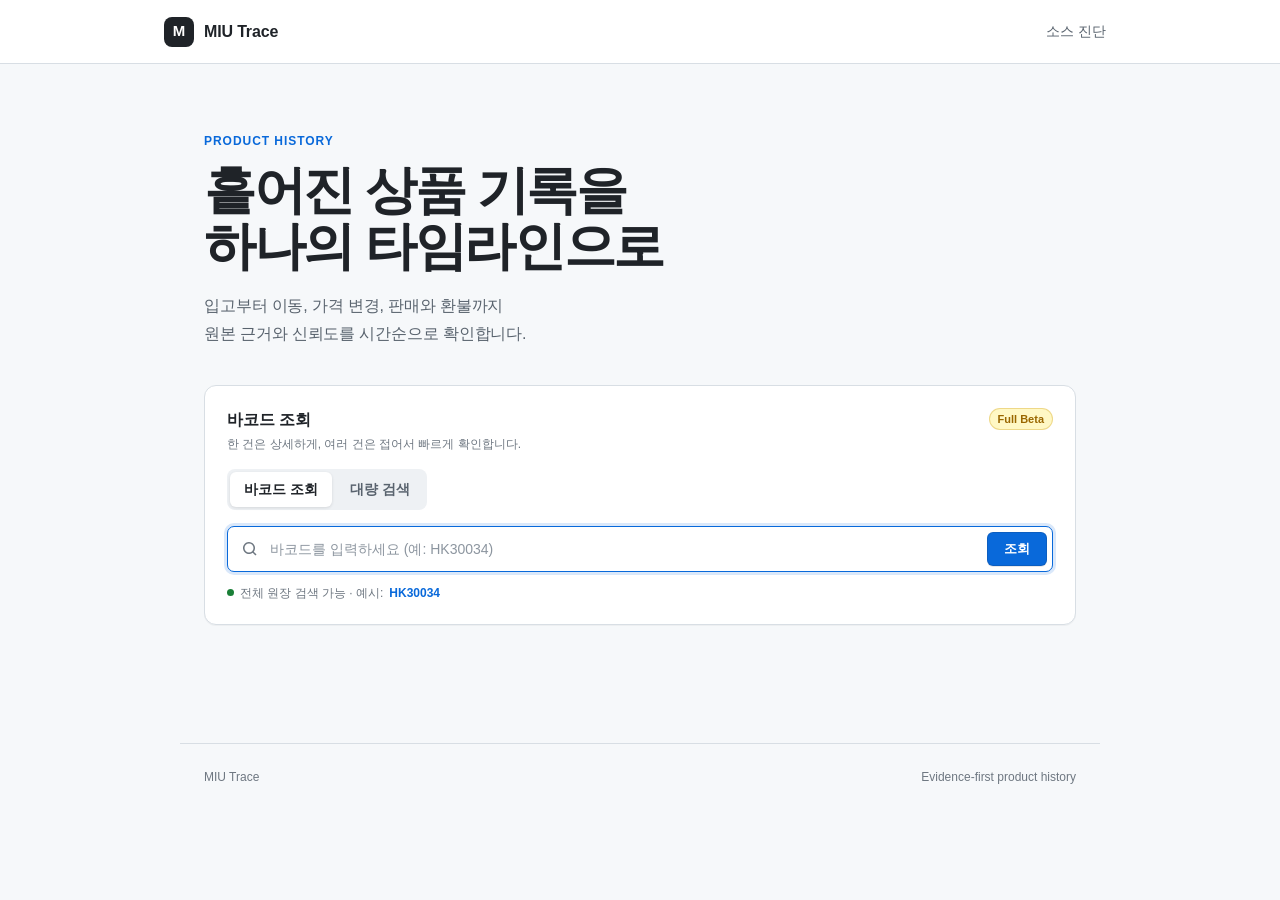
<file: frontend/index.html>
<!doctype html>
<html lang="ko">
<head>
  <meta charset="utf-8">
  <meta name="viewport" content="width=device-width,initial-scale=1,viewport-fit=cover">
  <meta name="theme-color" content="#ffffff">
  <link rel="manifest" href="manifest.webmanifest">
  <link rel="stylesheet" href="assets/app.css">
  <link rel="stylesheet" href="assets/details.css">
  <title>MIU Trace</title>
</head>
<body>
  <header class="site-header"><div class="header-inner"><a class="brand" href="./" aria-label="MIU Trace 홈"><span class="brand-mark">M</span><span>MIU Trace</span></a><nav><a class="nav-link" href="sources.html">소스 진단</a></nav></div></header>
  <main>
    <section class="intro"><span class="section-kicker">Product history</span><h1>흩어진 상품 기록을<br>하나의 타임라인으로</h1><p>입고부터 이동, 가격 변경, 판매와 환불까지<br class="desktop-break"> 원본 근거와 신뢰도를 시간순으로 확인합니다.</p></section>
    <section class="search-panel" aria-labelledby="search-title">
      <div class="panel-heading"><div><h2 id="search-title">바코드 조회</h2><p>한 건은 상세하게, 여러 건은 접어서 빠르게 확인합니다.</p></div><span class="mode-badge">Full Beta</span></div>
      <div class="search-tabs" role="tablist" aria-label="조회 방식">
        <button class="search-tab active" id="single-tab" role="tab" aria-selected="true" aria-controls="single-search" data-mode="single">바코드 조회</button>
        <button class="search-tab" id="bulk-tab" role="tab" aria-selected="false" aria-controls="bulk-search" data-mode="bulk">대량 검색</button>
      </div>
      <form id="single-search" class="search-mode" role="tabpanel" aria-labelledby="single-tab">
        <label class="sr-only" for="barcode">상품 바코드</label>
        <div class="search-control"><svg aria-hidden="true" viewBox="0 0 16 16"><path d="M11.5 7a4.5 4.5 0 1 1-9 0 4.5 4.5 0 0 1 9 0Zm-.82 4.74 2.79 2.79 1.06-1.06-2.79-2.79a6 6 0 1 0-1.06 1.06Z"/></svg><input id="barcode" placeholder="바코드를 입력하세요 (예: HK30034)" autocomplete="off" autofocus><button type="submit">조회</button></div>
        <p class="demo-hint"><span></span>전체 원장 검색 가능 · 예시: <button type="button" id="demo-code">HK30034</button></p>
      </form>
      <form id="bulk-search" class="search-mode" role="tabpanel" aria-labelledby="bulk-tab" hidden>
        <label for="barcodes">바코드 목록</label>
        <textarea id="barcodes" rows="7" placeholder="줄바꿈, 쉼표 또는 공백으로 구분하세요.&#10;HK30034&#10;C24306&#10;YH25032085"></textarea>
        <div class="bulk-actions"><span id="bulk-count">0개 입력</span><button type="submit">한번에 조회</button></div>
        <p class="bulk-note">중복은 자동 제거되며 한 번에 최대 500개까지 조회합니다.</p>
      </form>
    </section>
    <section id="result" aria-live="polite"></section>
  </main>
  <footer><span>MIU Trace</span><span>Evidence-first product history</span></footer>
  <script src="config.js?v=10"></script><script src="assets/app.js?v=10"></script>
</body>
</html>
</file>
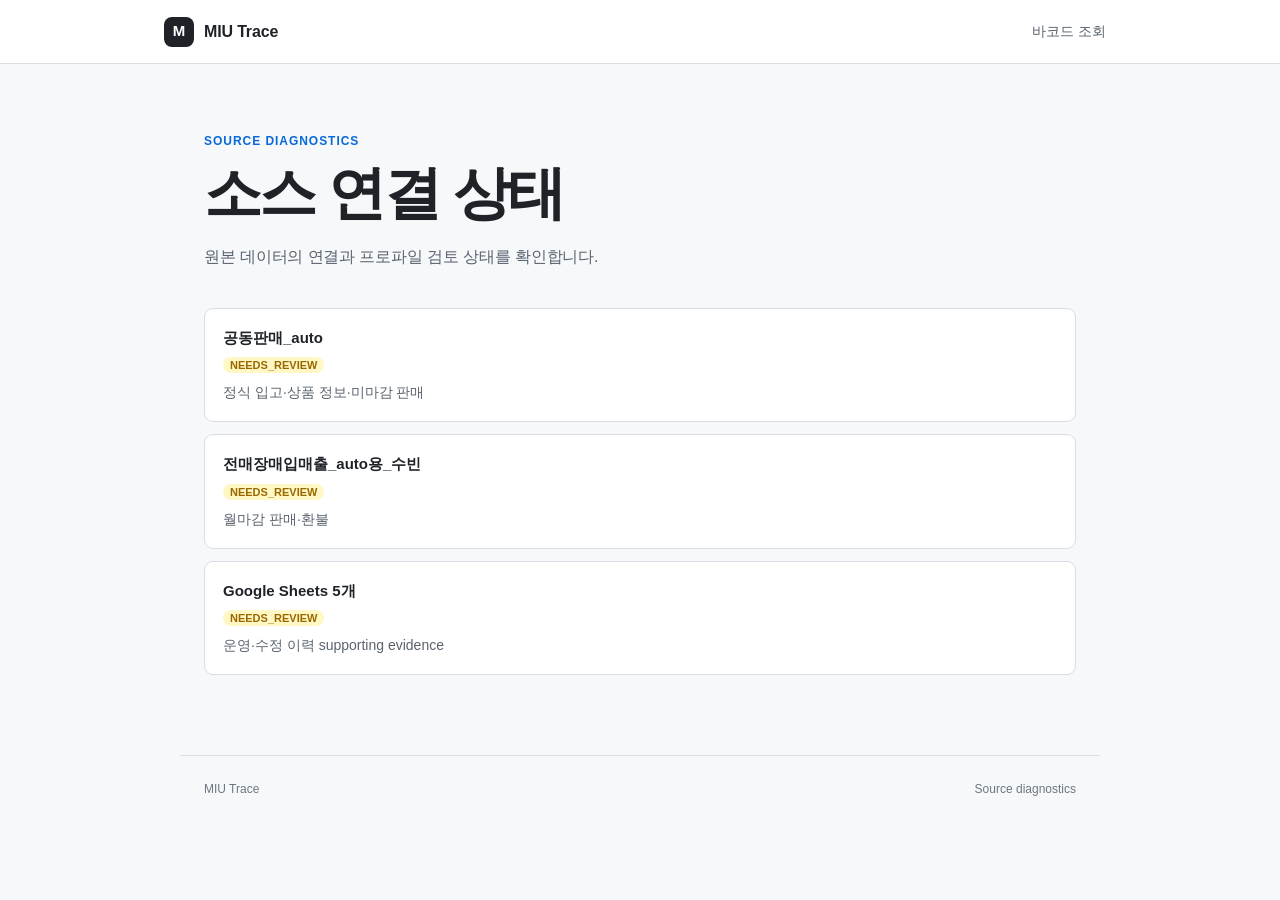
<file: frontend/sources.html>
<!doctype html><html lang="ko"><head><meta charset="utf-8"><meta name="viewport" content="width=device-width,initial-scale=1"><meta name="theme-color" content="#ffffff"><link rel="manifest" href="manifest.webmanifest"><link rel="stylesheet" href="assets/app.css"><title>소스 진단 · MIU Trace</title></head><body>
<header class="site-header"><div class="header-inner"><a class="brand" href="./"><span class="brand-mark">M</span><span>MIU Trace</span></a><nav><a class="nav-link" href="./">바코드 조회</a></nav></div></header>
<main><section class="intro compact"><span class="section-kicker">Source diagnostics</span><h1>소스 연결 상태</h1><p>원본 데이터의 연결과 프로파일 검토 상태를 확인합니다.</p></section><section class="cards"><article><h2>공동판매_auto</h2><span>NEEDS_REVIEW</span><p>정식 입고·상품 정보·미마감 판매</p></article><article><h2>전매장매입매출_auto용_수빈</h2><span>NEEDS_REVIEW</span><p>월마감 판매·환불</p></article><article><h2>Google Sheets 5개</h2><span>NEEDS_REVIEW</span><p>운영·수정 이력 supporting evidence</p></article></section></main>
<footer><span>MIU Trace</span><span>Source diagnostics</span></footer><script>if('serviceWorker'in navigator)navigator.serviceWorker.register('service-worker.js')</script></body></html>
</file>
<file: frontend/assets/app.css>
:root{--bg:#f6f8fa;--surface:#fff;--ink:#1f2328;--muted:#59636e;--subtle:#6e7781;--border:#d1d9e0;--border-muted:#d8dee4;--blue:#0969da;--blue-hover:#0550ae;--green:#1a7f37;--green-bg:#dafbe1;--orange:#9a6700;--orange-bg:#fff8c5;--red:#cf222e;--purple:#8250df;--shadow:0 1px 0 rgba(31,35,40,.04)}*{box-sizing:border-box}html{color-scheme:light}body{margin:0;background:var(--bg);color:var(--ink);font-family:-apple-system,BlinkMacSystemFont,"Segoe UI","Noto Sans KR",sans-serif;font-size:14px;line-height:1.5}.site-header{height:64px;background:rgba(255,255,255,.92);border-bottom:1px solid var(--border-muted);position:sticky;top:0;z-index:10;backdrop-filter:blur(14px)}.header-inner{max-width:1000px;height:100%;margin:auto;padding:0 24px;display:flex;align-items:center;justify-content:space-between}.brand{display:inline-flex;align-items:center;gap:10px;color:var(--ink);font-weight:650;text-decoration:none;font-size:16px;letter-spacing:-.01em}.brand-mark{width:30px;height:30px;display:grid;place-items:center;border-radius:8px;background:var(--ink);color:#fff;font-size:15px;font-weight:750}.nav-link{color:var(--muted);text-decoration:none;font-size:14px;font-weight:500;padding:7px 10px;border-radius:6px}.nav-link:hover{background:#f3f4f6;color:var(--ink)}main{max-width:920px;margin:auto;padding:68px 24px 80px}.intro{max-width:700px;margin-bottom:38px}.section-kicker{display:block;color:var(--blue);font-size:12px;font-weight:700;letter-spacing:.08em;text-transform:uppercase;margin-bottom:12px}.intro h1{font-size:clamp(38px,6vw,58px);line-height:1.08;letter-spacing:-.045em;margin:0 0 18px;font-weight:720}.intro p{margin:0;color:var(--muted);font-size:16px;line-height:1.7;letter-spacing:-.01em}.search-panel{background:var(--surface);border:1px solid var(--border-muted);border-radius:12px;box-shadow:var(--shadow);padding:22px;margin-bottom:38px}.panel-heading{display:flex;align-items:flex-start;justify-content:space-between;margin-bottom:16px}.panel-heading h2{font-size:16px;margin:0 0 3px}.panel-heading p{margin:0;color:var(--subtle);font-size:12px}.mode-badge{color:var(--orange);background:var(--orange-bg);border:1px solid #d4a72c66;border-radius:999px;padding:2px 8px;font-size:11px;font-weight:650}.search-control{height:46px;display:flex;align-items:center;border:1px solid #8c959f;border-radius:7px;background:#fff;transition:.15s}.search-control:focus-within{border-color:var(--blue);box-shadow:0 0 0 3px rgba(9,105,218,.15)}.search-control svg{width:16px;height:16px;fill:var(--subtle);margin-left:14px;flex:0 0 auto}.search-control input{min-width:0;flex:1;height:100%;border:0;outline:0;background:transparent;padding:0 12px;font:inherit;color:var(--ink)}.search-control input::placeholder{color:#8c959f}.search-control button{height:34px;margin-right:5px;padding:0 16px;border:1px solid rgba(31,35,40,.15);border-radius:6px;background:var(--blue);color:#fff;font-weight:600;cursor:pointer;box-shadow:0 1px 0 rgba(31,35,40,.1)}.search-control button:hover{background:var(--blue-hover)}.demo-hint{display:flex;align-items:center;gap:6px;margin:12px 0 0;color:var(--subtle);font-size:12px}.demo-hint>span{width:7px;height:7px;border-radius:50%;background:var(--green)}.demo-hint button{padding:0;border:0;background:transparent;color:var(--blue);font:inherit;font-weight:600;cursor:pointer}.result-header{display:flex;align-items:flex-end;justify-content:space-between;margin-bottom:20px;padding-bottom:14px;border-bottom:1px solid var(--border-muted)}.result-header h2{font-size:20px;letter-spacing:-.02em;margin:0 0 2px}.result-header p{margin:0;color:var(--subtle);font-size:13px}.event-count{color:var(--muted);background:#eef1f4;border:1px solid var(--border-muted);border-radius:999px;padding:3px 9px;font-size:12px;font-weight:600}.timeline{position:relative;margin-left:11px}.timeline:before{content:"";position:absolute;top:9px;bottom:20px;left:6px;width:2px;background:var(--border-muted)}.event{position:relative;padding-left:38px;margin-bottom:16px}.event:last-child{margin-bottom:0}.timeline-node{position:absolute;left:0;top:19px;width:14px;height:14px;border:3px solid var(--bg);border-radius:50%;background:var(--blue);box-shadow:0 0 0 1px var(--border)}.event[data-type="RECEIVED"] .timeline-node{background:var(--green)}.event[data-type="REFUND"] .timeline-node{background:var(--red)}.event[data-type="LOCATION_CHANGE"] .timeline-node{background:var(--purple)}.event-card{background:var(--surface);border:1px solid var(--border-muted);border-radius:9px;box-shadow:var(--shadow);overflow:hidden}.event-main{padding:16px 18px}.event-topline{display:flex;align-items:flex-start;justify-content:space-between;gap:12px}.event-title-wrap{display:flex;align-items:center;gap:8px;min-width:0}.event-title{font-size:15px;font-weight:650}.type-icon{width:26px;height:26px;display:grid;place-items:center;border-radius:6px;background:#ddf4ff;color:var(--blue);font-size:13px;font-weight:700}.event[data-type="RECEIVED"] .type-icon{background:var(--green-bg);color:var(--green)}.event[data-type="REFUND"] .type-icon{background:#ffebe9;color:var(--red)}.event[data-type="LOCATION_CHANGE"] .type-icon{background:#fbefff;color:var(--purple)}.event-time{margin:9px 0 0;color:var(--muted);font-size:13px}.precision{color:var(--subtle);margin-left:5px}.change{display:flex;align-items:center;gap:10px;margin-top:13px;padding:11px 12px;border-radius:6px;background:var(--bg);font-weight:600}.change-arrow{color:var(--subtle)}.confidence{white-space:nowrap;border:1px solid var(--border-muted);border-radius:999px;padding:2px 8px;font-size:11px;font-weight:600;color:var(--muted)}.confidence.confirmed{color:var(--green);background:var(--green-bg);border-color:#2da44e55}.evidence{display:flex;align-items:center;gap:8px;padding:10px 18px;border-top:1px solid #eaeef2;background:#fbfcfd;color:var(--subtle);font-size:12px}.evidence svg{width:14px;height:14px;fill:currentColor;flex:0 0 auto}.empty{padding:36px 24px;text-align:center;background:#fff;border:1px dashed var(--border);border-radius:10px}.empty strong{font-size:16px}.empty p{margin:6px 0 0;color:var(--muted)}footer{max-width:920px;margin:0 auto;padding:24px;border-top:1px solid var(--border-muted);display:flex;justify-content:space-between;color:var(--subtle);font-size:12px}.sr-only{position:absolute;width:1px;height:1px;padding:0;margin:-1px;overflow:hidden;clip:rect(0,0,0,0);white-space:nowrap;border:0}.cards{display:grid;gap:12px}.cards article{background:#fff;border:1px solid var(--border-muted);border-radius:9px;padding:18px}.cards h2{font-size:15px;margin:0 0 5px}.cards p{color:var(--muted);margin:7px 0 0}.cards span{color:var(--orange);background:var(--orange-bg);border-radius:999px;padding:2px 7px;font-size:11px;font-weight:650}@media(max-width:640px){.site-header{height:58px}.header-inner{padding:0 16px}main{padding:40px 16px 60px}.intro{margin-bottom:28px}.intro h1{font-size:40px}.intro p{font-size:15px}.desktop-break{display:none}.search-panel{padding:17px;border-radius:10px}.panel-heading p{display:none}.search-control button{padding:0 13px}.timeline{margin-left:3px}.event{padding-left:30px}.event-main{padding:14px}.evidence{padding:10px 14px}.event-topline{align-items:center}.event-title-wrap{gap:7px}.confidence{padding:2px 6px}.result-header{align-items:center}footer{margin:0 16px;padding:20px 0}.demo-hint{align-items:flex-start}}
</file>
<file: frontend/assets/details.css>
.product-panel{background:#fff;border:1px solid var(--border-muted);border-radius:12px;padding:22px;margin-bottom:30px;box-shadow:var(--shadow)}
.product-heading{display:flex;justify-content:space-between;align-items:flex-start;gap:16px}.product-heading .section-kicker{margin-bottom:5px}.product-heading h2{margin:0;font-size:21px;letter-spacing:-.025em}
.status-pill{white-space:nowrap;background:var(--green-bg);color:var(--green);border:1px solid #2da44e55;border-radius:999px;padding:4px 10px;font-size:12px;font-weight:700}
.product-grid{display:grid;grid-template-columns:repeat(3,1fr);gap:1px;background:var(--border-muted);border:1px solid var(--border-muted);border-radius:8px;overflow:hidden;margin-top:18px}
.fact{background:#fff;padding:12px 14px;min-width:0}.fact span{display:block;color:var(--subtle);font-size:11px;margin-bottom:3px}.fact strong{display:block;font-size:13px;white-space:nowrap;overflow:hidden;text-overflow:ellipsis}
.summary{margin:16px 0 0;padding:14px 15px;background:var(--bg);border-radius:8px;color:var(--muted);line-height:1.65}.summary strong{display:block;color:var(--ink);font-size:12px;margin-bottom:3px}.event-description{margin:10px 0 0;color:var(--muted);font-size:13px}
@media(max-width:640px){.product-panel{padding:17px}.product-grid{grid-template-columns:repeat(2,1fr)}}
.change-list{margin-top:13px;border:1px solid var(--border-muted);border-radius:7px;overflow:hidden}.info-change{display:grid;grid-template-columns:minmax(76px,.8fr) minmax(0,1fr) auto minmax(0,1fr) auto;align-items:center;gap:8px;padding:10px 12px;background:var(--bg);font-size:12px}.info-change+.info-change{border-top:1px solid var(--border-muted)}.info-change span{min-width:0;overflow:hidden;text-overflow:ellipsis}.info-field{font-weight:700}.info-change em{font-style:normal;color:var(--orange);font-size:11px;white-space:nowrap}@media(max-width:640px){.info-change{grid-template-columns:72px 1fr auto 1fr}.info-change em{grid-column:2/5}}
.search-tabs{display:flex;gap:4px;margin-bottom:16px;padding:3px;background:#eef1f4;border-radius:8px;width:max-content}.search-tab{border:0;background:transparent;color:var(--muted);font:inherit;font-weight:600;padding:7px 14px;border-radius:6px;cursor:pointer}.search-tab.active{background:#fff;color:var(--ink);box-shadow:0 1px 3px rgba(31,35,40,.12)}.search-mode[hidden]{display:none}.search-mode>label{display:block;font-weight:650;margin-bottom:7px}.search-mode textarea{display:block;width:100%;resize:vertical;min-height:150px;border:1px solid #8c959f;border-radius:7px;padding:12px;font:inherit;line-height:1.6;outline:0}.search-mode textarea:focus{border-color:var(--blue);box-shadow:0 0 0 3px rgba(9,105,218,.15)}.bulk-actions{display:flex;align-items:center;justify-content:space-between;margin-top:10px}.bulk-actions span,.bulk-note{color:var(--subtle);font-size:12px}.bulk-actions button{border:1px solid rgba(31,35,40,.15);border-radius:6px;background:var(--blue);color:#fff;font:inherit;font-weight:600;padding:8px 16px;cursor:pointer}.bulk-note{margin:9px 0 0}.batch-header{display:flex;justify-content:space-between;align-items:flex-end;margin-bottom:14px}.batch-header h2{margin:0 0 3px;font-size:20px}.batch-header p{margin:0;color:var(--muted)}.batch-list{display:grid;gap:8px}.batch-item{background:#fff;border:1px solid var(--border-muted);border-radius:9px;box-shadow:var(--shadow);overflow:hidden}.batch-item summary{display:grid;grid-template-columns:18px minmax(90px,.7fr) minmax(150px,1.5fr) minmax(80px,.7fr) auto auto;align-items:center;gap:12px;padding:15px 17px;cursor:pointer;list-style:none}.batch-item summary::-webkit-details-marker{display:none}.batch-item summary:hover{background:#f6f8fa}.batch-item[open] summary{border-bottom:1px solid var(--border-muted)}.batch-chevron{font-size:22px;color:var(--subtle);transition:transform .15s}.batch-item[open] .batch-chevron{transform:rotate(90deg)}.batch-code{font-weight:700}.batch-name,.batch-location{min-width:0;overflow:hidden;text-overflow:ellipsis;white-space:nowrap}.batch-location{color:var(--muted)}.batch-status,.batch-events{border-radius:999px;background:#eef1f4;padding:2px 8px;font-size:11px;white-space:nowrap}.batch-status{color:var(--green);background:var(--green-bg)}.batch-item[data-missing=true] .batch-status{color:var(--subtle);background:#eef1f4}.batch-detail{padding:20px;background:var(--bg)}.batch-detail .product-panel.compact{margin-bottom:22px}.batch-detail .result-header{margin-top:0}.batch-detail .empty{background:#fff}
@media(max-width:760px){.batch-item summary{grid-template-columns:16px minmax(78px,.8fr) minmax(0,1.6fr) auto;gap:8px;padding:13px}.batch-location,.batch-status{display:none}.batch-detail{padding:14px}.batch-detail .product-grid{grid-template-columns:repeat(2,1fr)}}
.intro h1{font-size:clamp(34px,5.2vw,52px)}
.status-pill{background:#eef1f4;color:var(--muted);border-color:var(--border-muted)}
.status-pill.status-held,.batch-status.status-held{background:var(--green-bg);color:var(--green);border-color:#2da44e55}
.status-pill.status-sold,.batch-status.status-sold{background:#ffebe9;color:var(--red);border-color:#ff818266}
.status-pill.status-discarded,.batch-status.status-discarded{background:#fff1e5;color:#bc4c00;border-color:#fb8f4466}
@media(max-width:640px){.intro h1{font-size:36px}}
.event[data-type="RECEIVED"] .change>span:first-child,.event[data-type="RECEIVED"] .change>.change-arrow{display:none}
</file>
